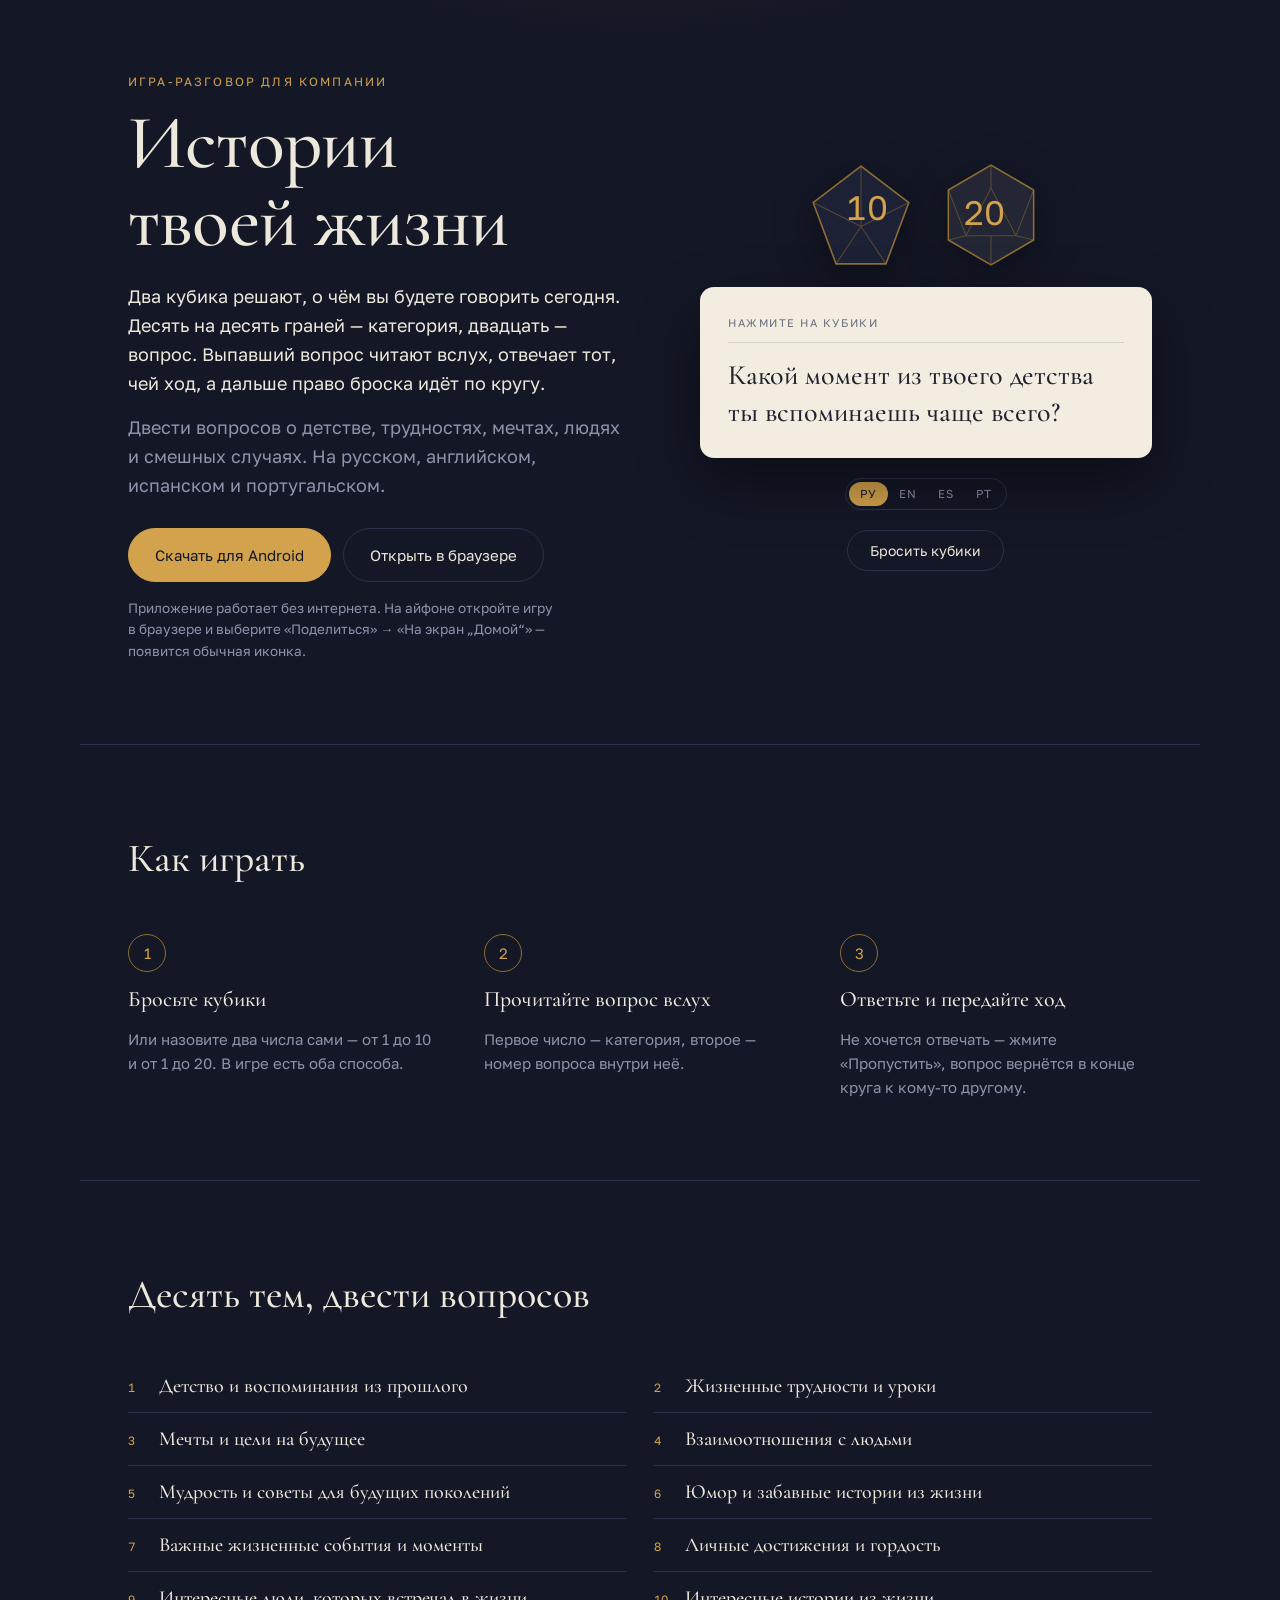
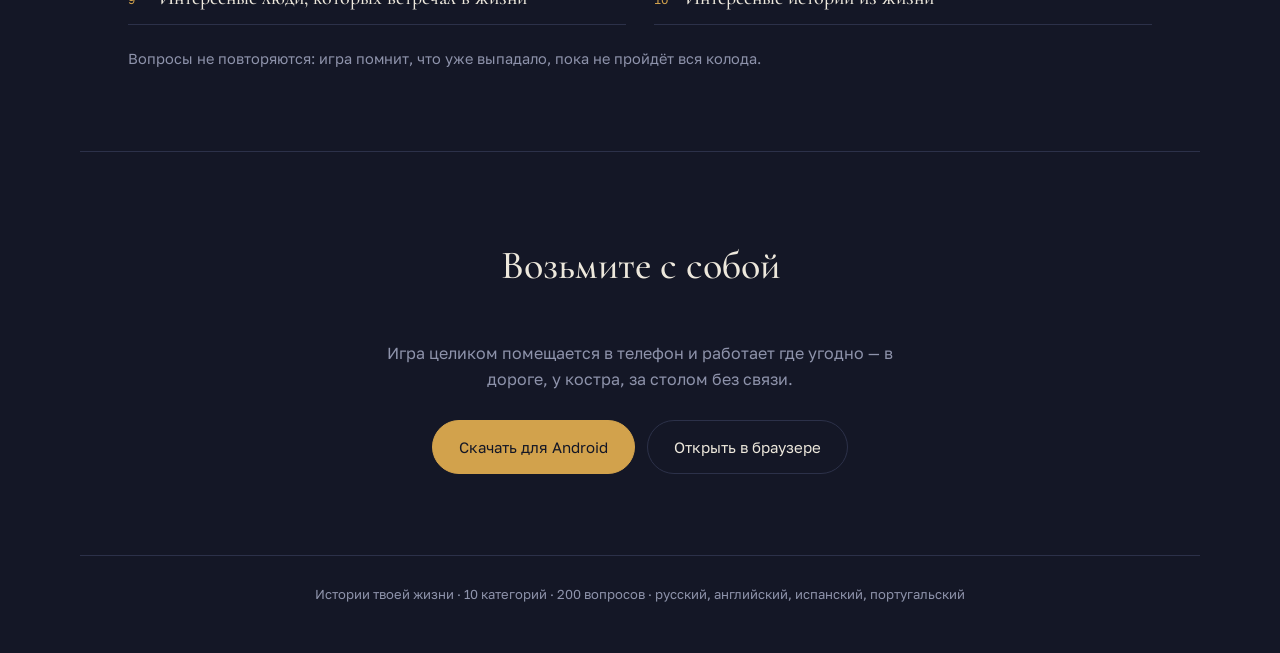
<file: index.html>
<!doctype html>
<html lang="ru">
<head>
<meta charset="utf-8">
<meta name="viewport" content="width=device-width, initial-scale=1">
<meta name="theme-color" content="#141726">
<title>Истории твоей жизни — игра-разговор для компании</title>
<meta name="description" content="Настольная игра-разговор: 10 категорий, 200 вопросов, четыре языка. Бросьте кубики и узнайте друг друга по-настоящему.">
<meta property="og:title" content="Истории твоей жизни">
<meta property="og:description" content="Игра-разговор для компании: 10 категорий, 200 вопросов, четыре языка.">
<meta property="og:type" content="website">
<style>
/* Шрифты лежат рядом с приложением — оно работает без интернета. */

@font-face {
  font-family: 'Cormorant Garamond';
  font-style: normal;
  font-weight: 500;
  font-display: swap;
  src: url([data-uri]) format('woff2');
  unicode-range: U+0301, U+0400-045F, U+0490-0491, U+04B0-04B1, U+2116;
}

@font-face {
  font-family: 'Cormorant Garamond';
  font-style: normal;
  font-weight: 500;
  font-display: swap;
  src: url([data-uri]) format('woff2');
  unicode-range: U+0000-00FF, U+0131, U+0152-0153, U+02BB-02BC, U+02C6, U+02DA, U+02DC, U+0304, U+0308, U+0329, U+2000-206F, U+20AC, U+2122, U+2191, U+2193, U+2212, U+2215, U+FEFF, U+FFFD;
}

@font-face {
  font-family: 'Golos Text';
  font-style: normal;
  font-weight: 400;
  font-display: swap;
  src: url([data-uri]) format('woff2');
  unicode-range: U+0301, U+0400-045F, U+0490-0491, U+04B0-04B1, U+2116;
}

@font-face {
  font-family: 'Golos Text';
  font-style: normal;
  font-weight: 400;
  font-display: swap;
  src: url([data-uri]) format('woff2');
  unicode-range: U+0000-00FF, U+0131, U+0152-0153, U+02BB-02BC, U+02C6, U+02DA, U+02DC, U+0304, U+0308, U+0329, U+2000-206F, U+20AC, U+2122, U+2191, U+2193, U+2212, U+2215, U+FEFF, U+FFFD;
}

@font-face {
  font-family: 'Golos Text';
  font-style: normal;
  font-weight: 500;
  font-display: swap;
  src: url([data-uri]) format('woff2');
  unicode-range: U+0301, U+0400-045F, U+0490-0491, U+04B0-04B1, U+2116;
}

@font-face {
  font-family: 'Golos Text';
  font-style: normal;
  font-weight: 500;
  font-display: swap;
  src: url([data-uri]) format('woff2');
  unicode-range: U+0000-00FF, U+0131, U+0152-0153, U+02BB-02BC, U+02C6, U+02DA, U+02DC, U+0304, U+0308, U+0329, U+2000-206F, U+20AC, U+2122, U+2191, U+2193, U+2212, U+2215, U+FEFF, U+FFFD;
}

/* Лендинг игры: тот же мир, что и в приложении — ночной индиго и латунь */

:root {
  --bg:        #141726;
  --bg-2:      #1D2136;
  --line:      #2C3149;
  --text:      #EDE8DC;
  --muted:     #8E93AB;
  --brass:     #D2A24C;
  --brass-dim: #8E6E33;
  --paper:     #F3EDE1;
  --ink:       #20232F;
  --ink-soft:  #6A6E7E;

  --f-display: "Cormorant Garamond", Georgia, "Times New Roman", serif;
  --f-ui: "Golos Text", -apple-system, "Segoe UI", Roboto, sans-serif;

  --wrap: 1120px;
  --pad: clamp(20px, 5vw, 48px);
}

* { box-sizing: border-box; }

body {
  margin: 0;
  background: var(--bg);
  color: var(--text);
  font-family: var(--f-ui);
  font-size: 16px;
  line-height: 1.6;
  -webkit-font-smoothing: antialiased;
}

img, svg { max-width: 100%; }

h1, h2, h3 { font-family: var(--f-display); font-weight: 500; text-wrap: balance; margin: 0; }

.btn {
  display: inline-block;
  padding: 14px 26px;
  border: 1px solid var(--line);
  border-radius: 999px;
  color: var(--text);
  background: transparent;
  font-family: inherit;
  font-size: 15px;
  text-decoration: none;
  cursor: pointer;
  transition: border-color .2s, background .2s, color .2s;
}
.btn:hover { border-color: var(--brass-dim); }

.btn--main {
  background: var(--brass);
  border-color: var(--brass);
  color: var(--bg);
}
.btn--main:hover { background: color-mix(in oklab, var(--brass) 88%, white); }

:where(a, button):focus-visible { outline: 2px solid var(--brass); outline-offset: 3px; }

/* ===================== Первый экран ===================== */

.hero {
  max-width: var(--wrap);
  margin: 0 auto;
  padding: clamp(40px, 8vh, 88px) var(--pad) clamp(48px, 9vh, 96px);
  display: grid;
  gap: clamp(36px, 6vw, 72px);
  grid-template-columns: 1fr;
  align-items: center;
  position: relative;
}

.hero::before {
  content: "";
  position: absolute;
  inset: -30% -10% auto -10%;
  height: 80vh;
  background: radial-gradient(50% 50% at 50% 0%, color-mix(in oklab, var(--brass) 14%, transparent), transparent 72%);
  pointer-events: none;
  z-index: -1;
}

@media (min-width: 900px) {
  .hero { grid-template-columns: 1.05fr .95fr; }
}

.eyebrow {
  margin: 0 0 14px;
  font-size: 12px;
  letter-spacing: .18em;
  text-transform: uppercase;
  color: var(--brass);
}

.hero h1 {
  font-size: clamp(42px, 8vw, 76px);
  line-height: 1.02;
  letter-spacing: -.01em;
  margin-bottom: 22px;
}

.lede {
  margin: 0 0 16px;
  font-size: clamp(16px, 1.9vw, 18px);
  max-width: 34em;
}
.lede--quiet { color: var(--muted); }

.cta {
  display: flex;
  flex-wrap: wrap;
  gap: 12px;
  margin-top: 28px;
}
.cta--center { justify-content: center; }

.note {
  margin: 16px 0 0;
  font-size: 13.5px;
  color: var(--muted);
  max-width: 32em;
}

/* ===================== Живая проба ===================== */

.demo {
  display: grid;
  justify-items: center;
  gap: 20px;
}

.demo__dice {
  position: relative;
  display: flex;
  gap: 26px;
  cursor: pointer;
}

.die { width: clamp(84px, 16vw, 104px); height: auto; display: block; filter: drop-shadow(0 10px 22px rgba(0,0,0,.4)); }
.die__face { fill: var(--bg-2); stroke: var(--brass-dim); stroke-width: 1.5; stroke-linejoin: round; }
.die__edge { fill: none; stroke: var(--brass-dim); stroke-width: 1; opacity: .5; stroke-linejoin: round; }
.die--q .die__face { fill: color-mix(in oklab, var(--bg-2) 82%, var(--brass) 6%); }

.demo__num {
  position: absolute;
  top: 42%;
  left: 25%;
  transform: translate(-50%, -50%);
  font-size: clamp(26px, 5vw, 34px);
  color: var(--brass);
  font-variant-numeric: tabular-nums;
  pointer-events: none;
}
.demo__num--q { left: 75%; top: 47%; }

@keyframes shake {
  0%   { transform: translateY(0) rotate(0deg); }
  25%  { transform: translateY(-9px) rotate(-7deg); }
  50%  { transform: translateY(2px) rotate(6deg); }
  75%  { transform: translateY(-5px) rotate(-3deg); }
  100% { transform: translateY(0) rotate(0deg); }
}
.is-rolling .die { animation: shake .34s ease-in-out infinite; }
.is-rolling .die--q { animation-delay: .07s; }

.card {
  width: min(100%, 30rem);
  background: var(--paper);
  color: var(--ink);
  border-radius: 14px;
  padding: clamp(20px, 3vw, 28px);
  box-shadow: 0 24px 60px rgba(0,0,0,.45);
  display: grid;
  gap: 14px;
  animation: deal .45s cubic-bezier(.2,.8,.25,1) both;
}

@keyframes deal {
  from { opacity: 0; transform: translateY(20px) rotate(-1deg); }
  to   { opacity: 1; transform: none; }
}

.card__head {
  display: flex;
  align-items: baseline;
  justify-content: space-between;
  gap: 12px;
  padding-bottom: 12px;
  border-bottom: 1px solid color-mix(in oklab, var(--ink) 14%, transparent);
}
.card__cat { font-size: 11px; letter-spacing: .14em; text-transform: uppercase; color: var(--ink-soft); line-height: 1.4; }
.card__nums { font-size: 12px; color: var(--ink-soft); font-variant-numeric: tabular-nums; white-space: nowrap; }
.card__q { margin: 0; font-family: var(--f-display); font-size: clamp(22px, 3vw, 28px); line-height: 1.3; }

.demo__langs { display: inline-flex; padding: 3px; border: 1px solid var(--line); border-radius: 999px; }
.demo__lang {
  padding: 5px 11px;
  border: 0;
  border-radius: 999px;
  background: transparent;
  color: var(--muted);
  font-family: inherit;
  font-size: 11.5px;
  letter-spacing: .06em;
  cursor: pointer;
}
.demo__lang.is-on { background: var(--brass); color: var(--bg); }

.btn--roll { padding: 11px 22px; font-size: 14px; }

/* ===================== Секции ===================== */

section {
  max-width: var(--wrap);
  margin: 0 auto;
  padding: clamp(48px, 9vh, 96px) var(--pad);
  border-top: 1px solid var(--line);
}

section h2 {
  font-size: clamp(28px, 4.4vw, 40px);
  margin-bottom: clamp(28px, 4vw, 44px);
}

.steps {
  list-style: none;
  margin: 0;
  padding: 0;
  display: grid;
  gap: clamp(24px, 4vw, 44px);
  grid-template-columns: 1fr;
}
@media (min-width: 760px) { .steps { grid-template-columns: repeat(3, 1fr); } }

.steps li { display: grid; gap: 10px; align-content: start; }

.steps__n {
  display: grid;
  place-items: center;
  width: 38px; height: 38px;
  border: 1px solid var(--brass-dim);
  border-radius: 999px;
  color: var(--brass);
  font-size: 15px;
}
.steps h3 { font-size: 22px; }
.steps p { margin: 0; color: var(--muted); font-size: 15px; }

.cats__list {
  list-style: none;
  margin: 0 0 22px;
  padding: 0;
  display: grid;
  gap: 10px 28px;
  grid-template-columns: 1fr;
  counter-reset: cat;
}
@media (min-width: 700px) { .cats__list { grid-template-columns: 1fr 1fr; } }

.cats__list li {
  counter-increment: cat;
  display: flex;
  gap: 14px;
  align-items: baseline;
  padding-bottom: 10px;
  border-bottom: 1px solid var(--line);
  font-size: clamp(17px, 2.2vw, 20px);
  font-family: var(--f-display);
}
.cats__list li::before {
  content: counter(cat);
  color: var(--brass);
  font-family: var(--f-ui);
  font-size: 12px;
  font-variant-numeric: tabular-nums;
  min-width: 1.4em;
}

.cats__note { margin: 0; color: var(--muted); font-size: 14.5px; }

.closing { text-align: center; }
.closing p { color: var(--muted); max-width: 34em; margin: 0 auto; }

footer {
  max-width: var(--wrap);
  margin: 0 auto;
  padding: 28px var(--pad) 48px;
  border-top: 1px solid var(--line);
  color: var(--muted);
  font-size: 13px;
  text-align: center;
}
footer p { margin: 0; }

@media (prefers-reduced-motion: reduce) {
  * { animation-duration: .01ms !important; animation-iteration-count: 1 !important; transition-duration: .01ms !important; }
}

/* ===================== Подсказка для айфона ===================== */

.tip {
  margin-top: 22px;
  padding: 20px 22px;
  border: 1px solid var(--brass-dim);
  border-radius: 14px;
  background: color-mix(in oklab, var(--bg-2) 88%, var(--brass) 5%);
  display: grid;
  gap: 16px;
  justify-items: start;
  max-width: 34em;
}

.tip__steps {
  margin: 0;
  padding-left: 1.2em;
  display: grid;
  gap: 9px;
  font-size: 15px;
}
.tip__steps b { color: var(--brass); font-weight: 500; }

.tip__note { margin: 0; font-size: 13px; color: var(--muted); }

[hidden] { display: none !important; }

</style>
</head>
<body>

<header class="hero">
  <div class="hero__text">
    <p class="eyebrow">Игра-разговор для компании</p>
    <h1>Истории твоей&nbsp;жизни</h1>
    <p class="lede">
      Два кубика решают, о чём вы будете говорить сегодня. Десять на десять граней —
      категория, двадцать — вопрос. Выпавший вопрос читают вслух, отвечает тот, чей ход,
      а дальше право броска идёт по кругу.
    </p>
    <p class="lede lede--quiet">
      Двести вопросов о детстве, трудностях, мечтах, людях и смешных случаях.
      На русском, английском, испанском и португальском.
    </p>

    <div class="cta">
      <a class="btn btn--main" id="cta-main" href="life-story-game.apk" download>Скачать для Android</a>
      <a class="btn" id="cta-alt" href="play/">Открыть в браузере</a>
    </div>

    <!-- Раскрывается на айфоне: скачивать там нечего, нужна иконка на рабочем столе -->
    <div class="tip" id="tip" hidden>
      <ol class="tip__steps">
        <li>Внизу экрана нажмите <b>Поделиться</b> — квадрат со стрелкой вверх</li>
        <li>Пролистайте список вниз до пункта <b>«На экран „Домой“»</b></li>
        <li>Запускайте игру с рабочего стола — дальше интернет не нужен</li>
      </ol>
      <a class="btn btn--main" href="play/">Открыть игру</a>
      <p class="tip__note">Откройте эту страницу в Safari — в других браузерах пункта «На экран „Домой“» нет.</p>
    </div>

    <p class="note" id="note">
      Приложение работает без интернета. На айфоне откройте игру в браузере
      и выберите «Поделиться» → «На экран „Домой“» — появится обычная иконка.
    </p>
  </div>

  <!-- Живая проба: те же кубики, что и в игре -->
  <div class="demo">
    <div class="demo__dice" id="dice">
      <svg class="die" viewBox="0 0 100 100" aria-hidden="true">
        <path class="die__face" d="M50 3 L96 38 L74 97 L26 97 L4 38 Z"/>
        <path class="die__edge" d="M50 3 L50 61 M4 38 L50 61 L96 38 M26 97 L50 61 L74 97"/>
      </svg>
      <span class="demo__num" id="n1">10</span>
      <svg class="die die--q" viewBox="0 0 100 100" aria-hidden="true">
        <path class="die__face" d="M50 2 L91 26 L91 74 L50 98 L9 74 L9 26 Z"/>
        <path class="die__edge" d="M50 24 L74 70 L26 70 Z M50 2 L50 24 M91 26 L74 70 M91 74 L74 70 M50 98 L50 70 M9 74 L26 70 M9 26 L26 70"/>
      </svg>
      <span class="demo__num demo__num--q" id="n2">20</span>
    </div>

    <article class="card" id="card">
      <div class="card__head">
        <span class="card__cat" id="cat">Нажмите на кубики</span>
        <span class="card__nums" id="nums"></span>
      </div>
      <p class="card__q" id="q">Какой момент из твоего детства ты вспоминаешь чаще всего?</p>
    </article>

    <div class="demo__langs" id="langs">
      <button class="demo__lang is-on" data-lang="ru" type="button">РУ</button>
      <button class="demo__lang" data-lang="en" type="button">EN</button>
      <button class="demo__lang" data-lang="es" type="button">ES</button>
      <button class="demo__lang" data-lang="pt" type="button">PT</button>
    </div>
    <button class="btn btn--roll" id="roll" type="button">Бросить кубики</button>
  </div>
</header>

<main>

<section class="how">
  <h2>Как играть</h2>
  <ol class="steps">
    <li>
      <span class="steps__n">1</span>
      <h3>Бросьте кубики</h3>
      <p>Или назовите два числа сами — от 1 до 10 и от 1 до 20. В игре есть оба способа.</p>
    </li>
    <li>
      <span class="steps__n">2</span>
      <h3>Прочитайте вопрос вслух</h3>
      <p>Первое число — категория, второе — номер вопроса внутри неё.</p>
    </li>
    <li>
      <span class="steps__n">3</span>
      <h3>Ответьте и передайте ход</h3>
      <p>Не хочется отвечать — жмите «Пропустить», вопрос вернётся в конце круга к кому-то другому.</p>
    </li>
  </ol>
</section>

<section class="cats">
  <h2>Десять тем, двести вопросов</h2>
  <ul class="cats__list" id="cats"></ul>
  <p class="cats__note">Вопросы не повторяются: игра помнит, что уже выпадало, пока не пройдёт вся колода.</p>
</section>

<section class="closing">
  <h2>Возьмите с собой</h2>
  <p>Игра целиком помещается в телефон и работает где угодно — в дороге, у костра, за столом без связи.</p>
  <div class="cta cta--center">
    <a class="btn btn--main" id="cta2-main" href="life-story-game.apk" download>Скачать для Android</a>
    <a class="btn" id="cta2-alt" href="play/">Открыть в браузере</a>
  </div>
</section>

</main>

<footer>
  <p>Истории твоей жизни · 10 категорий · 200 вопросов · русский, английский, испанский, португальский</p>
</footer>

<script>
// Живая проба на лендинге: те же кубики, что и в игре
(function () {
  var DEMO = [{"cat":{"ru":"Детство и воспоминания из прошлого","en":"Childhood and Memories from the Past","es":"Infancia y recuerdos del pasado","pt":"Infância e memórias do passado"},"qs":[{"n":1,"ru":"Какой момент из твоего детства ты вспоминаешь чаще всего?","en":"What moment from your childhood do you remember most often?","es":"¿Qué momento de tu infancia recuerdas con más frecuencia?","pt":"Qual momento da sua infância você lembra com mais frequência?"},{"n":8,"ru":"Какой школьный предмет ты любил больше всего и почему?","en":"Which school subject did you like the most and why?","es":"¿Qué materia escolar te gustaba más y por qué?","pt":"Qual matéria da escola você mais gostava e por quê?"},{"n":15,"ru":"Какой был твой самый первый успех или победа?","en":"What was your very first success or victory?","es":"¿Cuál fue tu primer éxito o tu primera victoria?","pt":"Qual foi o seu primeiro sucesso ou a sua primeira vitória?"}]},{"cat":{"ru":"Жизненные трудности и уроки","en":"Life Challenges and Lessons","es":"Dificultades y lecciones de la vida","pt":"Dificuldades e lições da vida"},"qs":[{"n":1,"ru":"Какой самый сложный период в жизни ты прошел и чему он тебя научил?","en":"What was the hardest period in your life, and what did it teach you?","es":"¿Cuál fue la etapa más difícil de tu vida y qué te enseñó?","pt":"Qual foi o período mais difícil da sua vida e o que ele lhe ensinou?"},{"n":8,"ru":"Что помогает тебе сохранять надежду, когда все кажется сложным?","en":"What helps you keep hope when everything feels difficult?","es":"¿Qué te ayuda a mantener la esperanza cuando todo parece difícil?","pt":"O que ajuda você a manter a esperança quando tudo parece difícil?"},{"n":15,"ru":"Есть ли у тебя ритуалы, которые помогают восстанавливаться после трудностей?","en":"Do you have any rituals that help you recover after hard times?","es":"¿Tienes rituales que te ayudan a recuperarte después de las dificultades?","pt":"Você tem rituais que ajudam a se recuperar depois das dificuldades?"}]},{"cat":{"ru":"Мечты и цели на будущее","en":"Dreams and Goals for the Future","es":"Sueños y metas para el futuro","pt":"Sonhos e metas para o futuro"},"qs":[{"n":1,"ru":"Есть ли мечта, которую ты лелеешь много лет?","en":"Do you have a dream you’ve cherished for many years?","es":"¿Hay algún sueño que llevas guardando muchos años?","pt":"Existe um sonho que você guarda há muitos anos?"},{"n":8,"ru":"Как ты выбираешь, на чём сосредоточиться?","en":"How do you choose what to focus on?","es":"¿Cómo eliges en qué concentrarte?","pt":"Como você escolhe em que se concentrar?"},{"n":15,"ru":"Какой вклад ты хочешь оставить после себя?","en":"What contribution would you like to leave behind?","es":"¿Qué huella quieres dejar detrás de ti?","pt":"Que marca você quer deixar depois de si?"}]},{"cat":{"ru":"Взаимоотношения с людьми","en":"Relationships with People","es":"Relaciones con las personas","pt":"Relações com as pessoas"},"qs":[{"n":1,"ru":"Какие качества ты ценишь в друзьях больше всего?","en":"What qualities do you value most in friends?","es":"¿Qué cualidades valoras más en los amigos?","pt":"Que qualidades você mais valoriza nos amigos?"},{"n":8,"ru":"Есть ли у тебя близкий друг, которому ты можешь доверить всё?","en":"Do you have a close friend you can tell everything to?","es":"¿Tienes un amigo cercano a quien puedes confiarle todo?","pt":"Você tem um amigo próximo a quem pode confiar tudo?"},{"n":15,"ru":"Что для тебя значит поддержка от близких людей?","en":"What does support from your loved ones mean to you?","es":"¿Qué significa para ti el apoyo de tus seres queridos?","pt":"O que significa para você o apoio das pessoas próximas?"}]},{"cat":{"ru":"Мудрость и советы для будущих поколений","en":"Wisdom and Advice for Future Generations","es":"Sabiduría y consejos para las futuras generaciones","pt":"Sabedoria e conselhos para as futuras gerações"},"qs":[{"n":1,"ru":"Какой совет ты бы хотел передать своим детям?","en":"What advice would you like to pass on to your children?","es":"¿Qué consejo te gustaría transmitirles a tus hijos?","pt":"Que conselho você gostaria de passar para os seus filhos?"},{"n":8,"ru":"Что, по твоему мнению, самое главное в жизни?","en":"What do you think is the most important thing in life?","es":"¿Qué es, en tu opinión, lo más importante en la vida?","pt":"O que, na sua opinião, é o mais importante na vida?"},{"n":15,"ru":"Как ты думаешь, что делает человека по-настоящему сильным?","en":"What do you think makes a person truly strong?","es":"¿Qué crees que hace a una persona verdaderamente fuerte?","pt":"O que você acha que torna uma pessoa verdadeiramente forte?"}]},{"cat":{"ru":"Юмор и забавные истории из жизни","en":"Humor and Funny Stories from Life","es":"Humor e historias divertidas de la vida","pt":"Humor e histórias engraçadas da vida"},"qs":[{"n":1,"ru":"Какая самая забавная ситуация случалась с тобой в путешествиях?","en":"What is the funniest situation that has happened to you while traveling?","es":"¿Cuál fue la situación más graciosa que te pasó viajando?","pt":"Qual foi a situação mais engraçada que aconteceu com você viajando?"},{"n":8,"ru":"Какой самый смешной подарок ты когда-либо получал?","en":"What is the funniest gift you’ve ever received?","es":"¿Cuál fue el regalo más gracioso que has recibido?","pt":"Qual foi o presente mais engraçado que você já recebeu?"},{"n":15,"ru":"Какая шутка из кино тебе больше всего нравится?","en":"What joke from a movie do you like the most?","es":"¿Cuál es la broma de película que más te gusta?","pt":"Qual é a piada de filme de que você mais gosta?"}]},{"cat":{"ru":"Важные жизненные события и моменты","en":"Important Life Events and Moments","es":"Acontecimientos y momentos importantes de la vida","pt":"Acontecimentos e momentos importantes da vida"},"qs":[{"n":1,"ru":"Какое событие стало переломным в твоей жизни?","en":"Which event became a turning point in your life?","es":"¿Qué acontecimiento marcó un antes y un después en tu vida?","pt":"Que acontecimento dividiu a sua vida em antes e depois?"},{"n":8,"ru":"Какая встреча с человеком оказалась для тебя важной?","en":"Which meeting with a person turned out to be important for you?","es":"¿Qué encuentro con una persona resultó importante para ti?","pt":"Que encontro com uma pessoa foi importante para você?"},{"n":15,"ru":"Какой момент жизни ты хотел бы пережить снова?","en":"Which moment in your life would you like to live through again?","es":"¿Qué momento de tu vida te gustaría vivir de nuevo?","pt":"Que momento da sua vida você gostaria de viver de novo?"}]},{"cat":{"ru":"Личные достижения и гордость","en":"Personal Achievements and Pride","es":"Logros personales y orgullo","pt":"Conquistas pessoais e orgulho"},"qs":[{"n":1,"ru":"Какое из своих достижений ты считаешь самым сложным?","en":"Which of your achievements do you consider the most difficult?","es":"¿Cuál de tus logros consideras el más difícil?","pt":"Qual das suas conquistas você considera a mais difícil?"},{"n":8,"ru":"Какое достижение кажется тебе самым неожиданным?","en":"Which achievement feels the most unexpected to you?","es":"¿Qué logro te parece el más inesperado?","pt":"Que conquista parece a mais inesperada para você?"},{"n":15,"ru":"Чем ты гордишься в своей семье?","en":"What are you proud of in your family?","es":"¿De qué te sientes orgulloso en tu familia?","pt":"Do que você se orgulha na sua família?"}]},{"cat":{"ru":"Интересные люди, которых встречал в жизни","en":"Interesting People You’ve Met in Life","es":"Personas interesantes que has conocido en la vida","pt":"Pessoas interessantes que você encontrou na vida"},"qs":[{"n":1,"ru":"Кто из людей, которых ты встретил, оставил на тебя самое большое впечатление?","en":"Which person you’ve met has made the biggest impression on you?","es":"¿Cuál de las personas que has conocido te dejó la impresión más fuerte?","pt":"Qual das pessoas que você conheceu deixou a impressão mais forte?"},{"n":8,"ru":"Есть ли человек, чей жизненный путь ты считаешь образцом?","en":"Is there a person whose life path you consider a model or example?","es":"¿Hay alguien cuyo camino de vida consideras un ejemplo?","pt":"Existe alguém cujo caminho de vida você considera um exemplo?"},{"n":15,"ru":"Кто научил тебя терпению и пониманию?","en":"Who taught you patience and understanding?","es":"¿Quién te enseñó la paciencia y la comprensión?","pt":"Quem ensinou a você a paciência e a compreensão?"}]},{"cat":{"ru":"Интересные истории из жизни","en":"Interesting Stories from Life","es":"Historias interesantes de la vida","pt":"Histórias interessantes da vida"},"qs":[{"n":1,"ru":"Какая самая неожиданная история произошла с тобой в путешествии?","en":"What is the most unexpected story that has happened to you while traveling?","es":"¿Cuál fue la historia más inesperada que viviste en un viaje?","pt":"Qual foi a história mais inesperada que aconteceu com você em uma viagem?"},{"n":8,"ru":"Была ли ситуация, когда случайный разговор изменил твои планы?","en":"Was there a situation when a random conversation changed your plans?","es":"¿Hubo alguna situación en que una conversación casual cambió tus planes?","pt":"Houve alguma situação em que uma conversa casual mudou os seus planos?"},{"n":15,"ru":"Были ли события, когда всё складывалось удивительным образом?","en":"Were there events when everything came together in an amazing way?","es":"¿Hubo acontecimientos en que todo se acomodó de forma asombrosa?","pt":"Houve acontecimentos em que tudo se encaixou de um jeito surpreendente?"}]}];
  var lang = 'ru';
  var rolling = false;

  var $ = function (id) { return document.getElementById(id); };
  var dice = $('dice'), card = $('card'), n1 = $('n1'), n2 = $('n2');

  // Кнопки подстраиваются под телефон, с которого зашли.
  // На айфоне скачивать нечего — там приложение появляется как иконка с рабочего стола.
  var ua = navigator.userAgent || '';
  var isIOS = /iPad|iPhone|iPod/.test(ua) ||
              (navigator.platform === 'MacIntel' && navigator.maxTouchPoints > 1);
  var isAndroid = /Android/.test(ua);

  function asApk(el, text) {
    el.textContent = text;
    el.setAttribute('href', 'life-story-game.apk');
    el.setAttribute('download', '');
  }
  function asLink(el, text, href) {
    el.textContent = text;
    el.setAttribute('href', href);
    el.removeAttribute('download');
  }

  if (isIOS) {
    var main = $('cta-main');
    asLink(main, 'Установить на iPhone', '#');
    main.addEventListener('click', function (e) {
      e.preventDefault();
      $('tip').hidden = false;
      main.hidden = true;
    });
    asApk($('cta-alt'), 'Скачать для Android');
    asLink($('cta2-main'), 'Открыть игру', 'play/');
    asApk($('cta2-alt'), 'Скачать для Android');
    $('note').textContent = 'Игра работает без интернета. Первый запуск сделайте при связи — ' +
      'приложение сохранит себя в телефон, дальше сеть не нужна.';
  } else if (isAndroid) {
    asLink($('cta-alt'), 'Играть без установки', 'play/');
    $('note').textContent = 'Приложение работает без интернета. Телефон предупредит, что файл не из ' +
      'Google Play — это обычное предупреждение для любых приложений мимо магазина.';
  }

  function rnd(n) { return Math.floor(Math.random() * n); }

  function drawCats() {
    $('cats').innerHTML = DEMO.map(function (d) {
      return '<li>' + d.cat[lang] + '</li>';
    }).join('');
  }

  var current = null;

  function draw() {
    if (!current) return;
    $('cat').textContent = DEMO[current.c - 1].cat[lang];
    $('q').textContent = current.q[lang];
    $('nums').textContent = current.c + ' · ' + current.q.n;
  }

  function roll() {
    if (rolling) return;
    rolling = true;
    document.body.classList.add('is-rolling');

    var c = 1 + rnd(DEMO.length);
    var q = DEMO[c - 1].qs[rnd(DEMO[c - 1].qs.length)];

    var tick = setInterval(function () {
      n1.textContent = 1 + rnd(10);
      n2.textContent = 1 + rnd(20);
    }, 70);

    setTimeout(function () {
      clearInterval(tick);
      document.body.classList.remove('is-rolling');
      rolling = false;
      n1.textContent = c;
      n2.textContent = q.n;
      current = { c: c, q: q };
      card.style.animation = 'none';
      void card.offsetWidth;
      card.style.animation = '';
      draw();
    }, 700);
  }

  $('roll').addEventListener('click', roll);
  dice.addEventListener('click', roll);

  $('langs').addEventListener('click', function (e) {
    var b = e.target.closest('.demo__lang');
    if (!b) return;
    lang = b.getAttribute('data-lang');
    document.querySelectorAll('.demo__lang').forEach(function (el) {
      el.classList.toggle('is-on', el.getAttribute('data-lang') === lang);
    });
    drawCats();
    draw();
  });

  drawCats();
})();
</script>
</body>
</html>
</file>
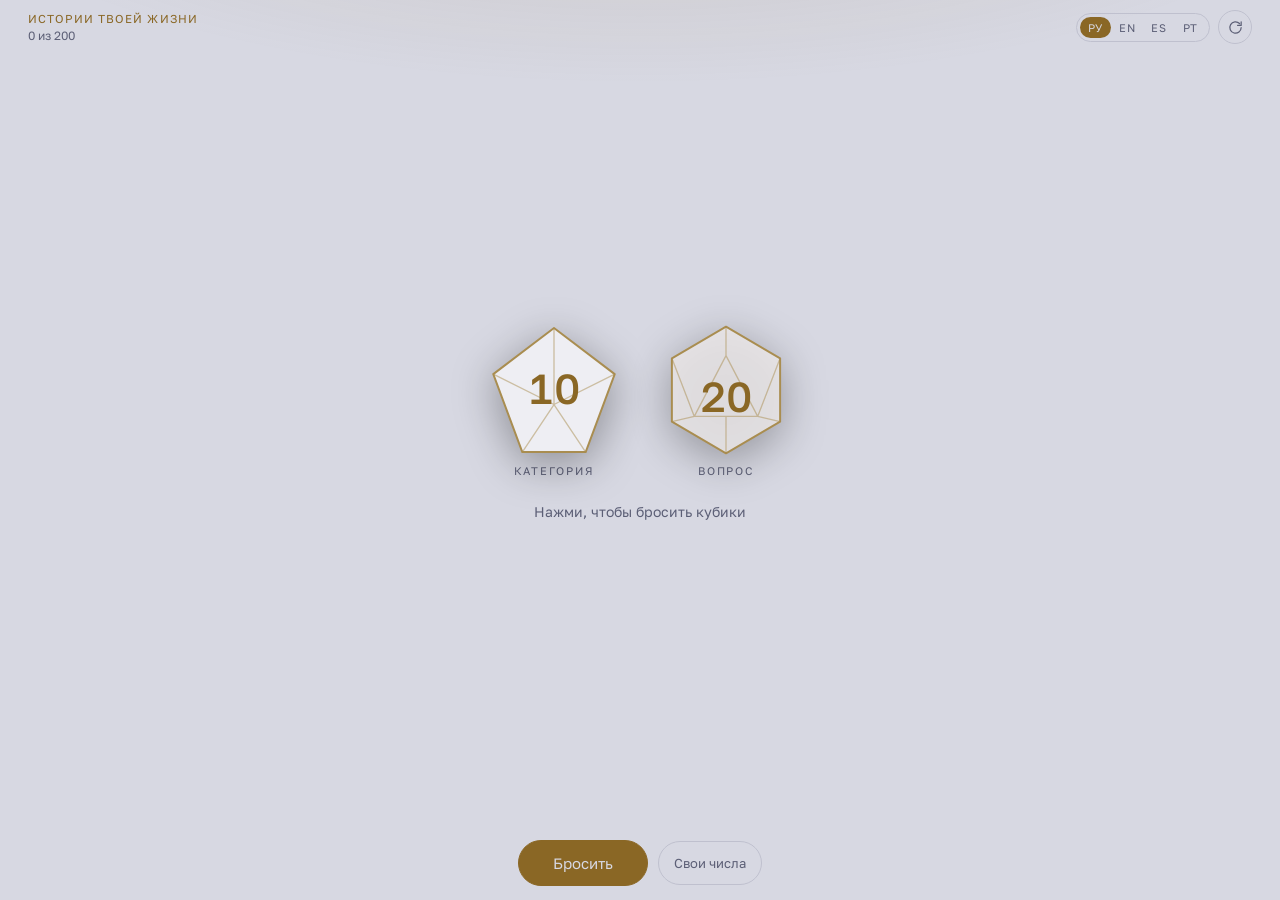
<file: play/index.html>
<!doctype html>
<html lang="ru">
<head>
<meta charset="utf-8">
<meta name="viewport" content="width=device-width, initial-scale=1, viewport-fit=cover, maximum-scale=1, user-scalable=no">
<meta name="theme-color" content="#141726">
<title>Истории твоей жизни</title>
<link rel="manifest" href="manifest.json">
<link rel="apple-touch-icon" href="icon-192.png">
<meta name="apple-mobile-web-app-capable" content="yes">
<meta name="apple-mobile-web-app-status-bar-style" content="black-translucent">
<meta name="apple-mobile-web-app-title" content="Истории">
<link rel="stylesheet" href="fonts.css">
<link rel="stylesheet" href="styles.css">
</head>
<body>

<!-- Шапка: название, счётчик пройденного, переключатель языка -->
<header class="bar">
  <div class="bar__title">
    <span class="bar__name" data-i18n="title">Истории твоей жизни</span>
    <span class="bar__count"><span id="count">0</span> <span data-i18n="of">из</span> 200</span>
  </div>
  <div class="bar__tools">
    <div class="lang" id="lang" role="group" aria-label="Язык / Language / Idioma">
      <button class="lang__opt is-on" data-lang="ru" type="button">РУ</button>
      <button class="lang__opt" data-lang="en" type="button">EN</button>
      <button class="lang__opt" data-lang="es" type="button">ES</button>
      <button class="lang__opt" data-lang="pt" type="button">PT</button>
    </div>
    <button class="icon-btn" id="reset" type="button" data-i18n-title="reset" title="Начать заново" aria-label="Начать заново">
      <svg viewBox="0 0 24 24" aria-hidden="true"><path d="M20 12a8 8 0 1 1-2.3-5.6M20 4v5h-5" fill="none" stroke="currentColor" stroke-width="1.7" stroke-linecap="round" stroke-linejoin="round"/></svg>
    </button>
  </div>
</header>

<main class="stage" id="stage">

  <!-- Кубики -->
  <div class="dice" id="dice">
    <button class="die die--cat" id="die-cat" type="button" aria-live="polite">
      <svg class="die__shape" viewBox="0 0 100 100" aria-hidden="true">
        <path class="die__face" d="M50 3 L96 38 L74 97 L26 97 L4 38 Z"/>
        <path class="die__edge" d="M50 3 L50 61 M4 38 L50 61 L96 38 M26 97 L50 61 L74 97"/>
      </svg>
      <span class="die__num" id="num-cat">10</span>
      <span class="die__label" data-i18n="dieCat">категория</span>
    </button>

    <button class="die die--q" id="die-q" type="button" aria-live="polite">
      <svg class="die__shape" viewBox="0 0 100 100" aria-hidden="true">
        <path class="die__face" d="M50 2 L91 26 L91 74 L50 98 L9 74 L9 26 Z"/>
        <path class="die__edge" d="M50 24 L74 70 L26 70 Z M50 2 L50 24 M91 26 L74 70 M91 74 L74 70 M50 98 L50 70 M9 74 L26 70 M9 26 L26 70"/>
      </svg>
      <span class="die__num" id="num-q">20</span>
      <span class="die__label" data-i18n="dieQ">вопрос</span>
    </button>
  </div>

  <!-- Подсказка / ручной ввод чисел -->
  <div class="prompt" id="prompt">
    <p class="prompt__hint" data-i18n="hint">Нажми, чтобы бросить кубики</p>
    <form class="manual" id="manual" hidden>
      <label class="manual__field">
        <span data-i18n="dieCat">категория</span>
        <input type="number" id="in-cat" min="1" max="10" inputmode="numeric" placeholder="1–10">
      </label>
      <label class="manual__field">
        <span data-i18n="dieQ">вопрос</span>
        <input type="number" id="in-q" min="1" max="20" inputmode="numeric" placeholder="1–20">
      </label>
      <button class="btn btn--ghost" type="submit" data-i18n="show">Показать</button>
    </form>
  </div>

  <!-- Карта с вопросом -->
  <article class="card" id="card" hidden>
    <div class="card__head">
      <span class="card__cat" id="card-cat"></span>
      <span class="card__nums" id="card-nums"></span>
    </div>
    <p class="card__q" id="card-q"></p>
    <p class="card__seen" id="card-seen" hidden data-i18n="seen">этот вопрос уже выпадал</p>
  </article>

  <!-- Экран после последнего вопроса -->
  <div class="done" id="done" hidden>
    <p class="done__big" data-i18n="doneBig">Все 200 вопросов рассказаны</p>
    <p class="done__sub" data-i18n="doneSub">Колода пуста. Можно начать круг заново.</p>
    <button class="btn" type="button" id="done-reset" data-i18n="reset">Начать заново</button>
  </div>
</main>

<!-- Нижняя панель действий -->
<footer class="actions">
  <button class="btn btn--quiet" id="skip" type="button" data-i18n="skip" hidden>Пропустить</button>
  <button class="btn btn--main" id="roll" type="button" data-i18n="roll">Бросить</button>
  <button class="btn btn--quiet" id="mode" type="button" data-i18n="modeManual">Свои числа</button>
</footer>

<!-- Показывается только на айфоне, открытом в браузере: как получить иконку -->
<div class="addhome" id="addhome" hidden>
  <p class="addhome__text" id="addhome-text"></p>
  <button class="addhome__close" id="addhome-close" type="button" aria-label="×">×</button>
</div>

<script src="questions.js"></script>
<script src="app.js"></script>
<script>if ("serviceWorker" in navigator) { window.addEventListener("load", function () { navigator.serviceWorker.register("sw.js").catch(function () {}); }); }</script>
</body>
</html>
</file>
<file: play/fonts.css>
/* Шрифты лежат рядом с приложением — оно работает без интернета. */

@font-face {
  font-family: 'Cormorant Garamond';
  font-style: normal;
  font-weight: 500;
  font-display: swap;
  src: url(fonts/cormorant-garamond-500-cyrillic.woff2) format('woff2');
  unicode-range: U+0301, U+0400-045F, U+0490-0491, U+04B0-04B1, U+2116;
}

@font-face {
  font-family: 'Cormorant Garamond';
  font-style: normal;
  font-weight: 500;
  font-display: swap;
  src: url(fonts/cormorant-garamond-500-latin.woff2) format('woff2');
  unicode-range: U+0000-00FF, U+0131, U+0152-0153, U+02BB-02BC, U+02C6, U+02DA, U+02DC, U+0304, U+0308, U+0329, U+2000-206F, U+20AC, U+2122, U+2191, U+2193, U+2212, U+2215, U+FEFF, U+FFFD;
}

@font-face {
  font-family: 'Golos Text';
  font-style: normal;
  font-weight: 400;
  font-display: swap;
  src: url(fonts/golos-text-400-cyrillic.woff2) format('woff2');
  unicode-range: U+0301, U+0400-045F, U+0490-0491, U+04B0-04B1, U+2116;
}

@font-face {
  font-family: 'Golos Text';
  font-style: normal;
  font-weight: 400;
  font-display: swap;
  src: url(fonts/golos-text-400-latin.woff2) format('woff2');
  unicode-range: U+0000-00FF, U+0131, U+0152-0153, U+02BB-02BC, U+02C6, U+02DA, U+02DC, U+0304, U+0308, U+0329, U+2000-206F, U+20AC, U+2122, U+2191, U+2193, U+2212, U+2215, U+FEFF, U+FFFD;
}

@font-face {
  font-family: 'Golos Text';
  font-style: normal;
  font-weight: 500;
  font-display: swap;
  src: url(fonts/golos-text-500-cyrillic.woff2) format('woff2');
  unicode-range: U+0301, U+0400-045F, U+0490-0491, U+04B0-04B1, U+2116;
}

@font-face {
  font-family: 'Golos Text';
  font-style: normal;
  font-weight: 500;
  font-display: swap;
  src: url(fonts/golos-text-500-latin.woff2) format('woff2');
  unicode-range: U+0000-00FF, U+0131, U+0152-0153, U+02BB-02BC, U+02C6, U+02DA, U+02DC, U+0304, U+0308, U+0329, U+2000-206F, U+20AC, U+2122, U+2191, U+2193, U+2212, U+2215, U+FEFF, U+FFFD;
}
</file>
<file: play/styles.css>
/* ================= Палитра и типографика =================
   Тёмная тема — основная: игра для вечера за столом.
   Карта с вопросом всегда светлая — это лист бумаги в темноте. */

:root {
  --bg:        #141726;   /* ночной индиго */
  --bg-2:      #1D2136;   /* поверхность */
  --line:      #2C3149;
  --text:      #EDE8DC;
  --muted:     #8E93AB;
  --brass:     #D2A24C;   /* латунь — акцент */
  --brass-dim: #8E6E33;
  --paper:     #F3EDE1;   /* бумага карты */
  --ink:       #20232F;   /* текст на карте */
  --ink-soft:  #6A6E7E;

  --shadow: 0 24px 60px rgba(0,0,0,.45);

  --f-display: "Cormorant Garamond", Georgia, "Times New Roman", serif;
  --f-ui: "Golos Text", -apple-system, "Segoe UI", Roboto, sans-serif;

  --pad: clamp(16px, 5vw, 28px);
  --dur: .55s;
}

/* Светлая тема: тот же мир при дневном свете — холодный камень вместо ночи */
@media (prefers-color-scheme: light) {
  :root:not([data-theme="dark"]) {
    --bg:        #D7D8E2;
    --bg-2:      #EEEEF3;
    --line:      #BFC0CE;
    --text:      #22243A;
    --muted:     #5C5F76;
    --brass:     #8A6725;
    --brass-dim: #A98D50;
    --shadow: 0 22px 48px rgba(30,32,52,.22);
  }
}
:root[data-theme="light"] {
  --bg:        #D7D8E2;
  --bg-2:      #EEEEF3;
  --line:      #BFC0CE;
  --text:      #22243A;
  --muted:     #5C5F76;
  --brass:     #8A6725;
  --brass-dim: #A98D50;
  --shadow: 0 22px 48px rgba(30,32,52,.22);
}

/* Явно выбранная тёмная тема — перекрывает светлую системную */
:root[data-theme="dark"] {
  --bg:        #141726;
  --bg-2:      #1D2136;
  --line:      #2C3149;
  --text:      #EDE8DC;
  --muted:     #8E93AB;
  --brass:     #D2A24C;
  --brass-dim: #8E6E33;
  --shadow: 0 24px 60px rgba(0,0,0,.45);
}

* { box-sizing: border-box; }

/* Скрытое должно быть скрыто, даже если у элемента задан display */
[hidden] { display: none !important; }

html, body {
  height: 100%;
  margin: 0;
}

body {
  background: var(--bg);
  color: var(--text);
  font-family: var(--f-ui);
  -webkit-font-smoothing: antialiased;
  overscroll-behavior: none;
  -webkit-tap-highlight-color: transparent;

  display: grid;
  grid-template-rows: auto 1fr auto;
  padding:
    calc(env(safe-area-inset-top) + 10px)
    calc(env(safe-area-inset-right) + var(--pad))
    calc(env(safe-area-inset-bottom) + 14px)
    calc(env(safe-area-inset-left) + var(--pad));
}

/* Мягкое свечение сверху — будто над столом висит лампа */
body::before {
  content: "";
  position: fixed;
  inset: -20% -20% auto -20%;
  height: 70vh;
  background: radial-gradient(60% 60% at 50% 0%, color-mix(in oklab, var(--brass) 16%, transparent), transparent 70%);
  pointer-events: none;
  z-index: 0;
}

body > * { position: relative; z-index: 1; }

/* ===================== Шапка ===================== */

.bar {
  display: flex;
  align-items: center;
  justify-content: space-between;
  gap: 12px;
}

.bar__title { display: grid; gap: 2px; min-width: 0; }

.bar__name {
  font-size: 11.5px;
  letter-spacing: .09em;
  text-transform: uppercase;
  color: var(--brass);
  white-space: nowrap;
  overflow: hidden;
  text-overflow: ellipsis;
}

.bar__count {
  font-size: 12px;
  color: var(--muted);
  font-variant-numeric: tabular-nums;
}

.bar__tools { display: flex; align-items: center; gap: 8px; }

.lang {
  display: inline-flex;
  align-items: center;
  padding: 3px;
  border: 1px solid var(--line);
  border-radius: 999px;
}

.lang__opt {
  padding: 4px 8px;
  border: 0;
  border-radius: 999px;
  background: transparent;
  color: var(--muted);
  font-family: inherit;
  font-size: 11px;
  letter-spacing: .06em;
  cursor: pointer;
  transition: color .2s, background .2s;
}
.lang__opt.is-on {
  color: var(--bg);
  background: var(--brass);
}
.lang__opt:not(.is-on):hover { color: var(--text); }

.icon-btn {
  display: grid;
  place-items: center;
  width: 34px; height: 34px;
  border: 1px solid var(--line);
  border-radius: 999px;
  background: transparent;
  color: var(--muted);
  cursor: pointer;
}
.icon-btn svg { width: 17px; height: 17px; }

.icon-btn:hover { border-color: var(--brass-dim); color: var(--text); }

:where(button, input):focus-visible {
  outline: 2px solid var(--brass);
  outline-offset: 3px;
}

/* ===================== Сцена ===================== */

.stage {
  display: grid;
  grid-template-rows: auto auto auto;
  align-content: center;
  justify-items: center;
  gap: clamp(14px, 3.5vh, 26px);
  min-height: 0;
}

/* ===================== Кубики ===================== */

.dice {
  display: flex;
  gap: clamp(18px, 7vw, 40px);
  transition: transform var(--dur) cubic-bezier(.2,.8,.25,1);
}

.die {
  position: relative;
  display: grid;
  justify-items: center;
  gap: 8px;
  padding: 0;
  border: 0;
  background: none;
  cursor: pointer;
  color: inherit;
  font-family: inherit;
}

.die__shape {
  width: clamp(96px, 30vw, 132px);
  height: auto;
  display: block;
  filter: drop-shadow(0 10px 22px rgba(0,0,0,.35));
}

.die__face {
  fill: var(--bg-2);
  stroke: var(--brass-dim);
  stroke-width: 1.5;
  stroke-linejoin: round;
}
.die__edge {
  fill: none;
  stroke: var(--brass-dim);
  stroke-width: 1;
  opacity: .5;
  stroke-linejoin: round;
}
.die--q .die__face { fill: color-mix(in oklab, var(--bg-2) 82%, var(--brass) 6%); }

.die__num {
  position: absolute;
  top: 42%;
  left: 50%;
  transform: translate(-50%, -50%);
  font-size: clamp(30px, 9vw, 42px);
  font-weight: 500;
  color: var(--brass);
  font-variant-numeric: tabular-nums;
  pointer-events: none;
}
.die--q .die__num { top: 47%; }

.die__label {
  font-size: 11px;
  letter-spacing: .16em;
  text-transform: uppercase;
  color: var(--muted);
  transition: opacity .3s;
}

/* Бросок: кубик подрагивает */
@keyframes shake {
  0%   { transform: translateY(0) rotate(0deg); }
  25%  { transform: translateY(-10px) rotate(-7deg); }
  50%  { transform: translateY(2px) rotate(6deg); }
  75%  { transform: translateY(-6px) rotate(-3deg); }
  100% { transform: translateY(0) rotate(0deg); }
}
.is-rolling .die__shape { animation: shake .34s ease-in-out infinite; }
.is-rolling .die--q .die__shape { animation-delay: .07s; }

/* Когда карта открыта — кубики отходят на второй план */
.has-card .dice { transform: scale(.62) translateY(-14px); }
.has-card .die__label { opacity: 0; }
.has-card .prompt { opacity: 0; pointer-events: none; height: 0; }

/* ===================== Подсказка и ручной ввод ===================== */

.prompt { text-align: center; transition: opacity .3s; }

.prompt__hint {
  margin: 0;
  font-size: 14px;
  color: var(--muted);
}

.manual {
  display: flex;
  align-items: flex-end;
  gap: 10px;
  flex-wrap: wrap;
  justify-content: center;
}

.manual__field {
  display: grid;
  gap: 5px;
  font-size: 11px;
  letter-spacing: .14em;
  text-transform: uppercase;
  color: var(--muted);
}

.manual__field input {
  width: 84px;
  padding: 9px 12px;
  border: 1px solid var(--line);
  border-radius: 10px;
  background: var(--bg-2);
  color: var(--text);
  font-family: inherit;
  font-size: 18px;
  text-align: center;
  font-variant-numeric: tabular-nums;
}

/* ===================== Карта с вопросом ===================== */

.card {
  width: min(100%, 30rem);
  background: var(--paper);
  color: var(--ink);
  border-radius: 14px;
  padding: clamp(20px, 5.5vw, 30px);
  box-shadow: var(--shadow);
  display: grid;
  gap: 14px;
  align-content: start;
  animation: deal .45s cubic-bezier(.2,.8,.25,1) both;
}

@keyframes deal {
  from { opacity: 0; transform: translateY(26px) rotate(-1.2deg); }
  to   { opacity: 1; transform: none; }
}

.card__head {
  display: flex;
  align-items: baseline;
  justify-content: space-between;
  gap: 12px;
  padding-bottom: 12px;
  border-bottom: 1px solid color-mix(in oklab, var(--ink) 14%, transparent);
}

.card__cat {
  font-size: 11px;
  letter-spacing: .14em;
  text-transform: uppercase;
  color: var(--ink-soft);
  line-height: 1.4;
}

.card__nums {
  font-size: 12px;
  color: var(--ink-soft);
  font-variant-numeric: tabular-nums;
  white-space: nowrap;
}

.card__q {
  margin: 0;
  font-family: var(--f-display);
  font-weight: 500;
  font-size: clamp(23px, 6.4vw, 31px);
  line-height: 1.28;
  text-wrap: balance;
}

.card__seen {
  margin: 0;
  font-size: 12px;
  color: var(--ink-soft);
  font-style: italic;
}

/* ===================== Финальный экран ===================== */

.done {
  display: grid;
  gap: 14px;
  justify-items: center;
  text-align: center;
  padding-top: 6vh;
}
.done__big {
  margin: 0;
  font-family: var(--f-display);
  font-size: clamp(26px, 7vw, 34px);
  color: var(--brass);
}
.done__sub { margin: 0; color: var(--muted); font-size: 14px; }

/* ===================== Кнопки ===================== */

.actions {
  display: flex;
  align-items: center;
  justify-content: center;
  gap: 10px;
  padding-top: 14px;
}

.btn {
  padding: 13px 22px;
  border-radius: 999px;
  border: 1px solid var(--line);
  background: transparent;
  color: var(--text);
  font-family: inherit;
  font-size: 14px;
  cursor: pointer;
  transition: border-color .2s, background .2s, color .2s;
}

.btn--main {
  white-space: nowrap;
  border-color: var(--brass);
  color: var(--bg);
  background: var(--brass);
  padding-inline: 34px;
  font-size: 15px;
}
.btn--main:hover { background: color-mix(in oklab, var(--brass) 88%, white); }

.btn--quiet { color: var(--muted); font-size: 13px; padding-inline: 15px; white-space: nowrap; }
.btn--quiet:hover { color: var(--text); border-color: var(--brass-dim); }

.btn--ghost { padding: 9px 18px; font-size: 13px; }

/* ===================== Уважение к настройкам ===================== */

@media (prefers-reduced-motion: reduce) {
  * { animation-duration: .01ms !important; animation-iteration-count: 1 !important; transition-duration: .01ms !important; }
}

/* Низкие экраны: ужимаем кубики, чтобы карта помещалась целиком */
@media (max-height: 660px) {
  .die__shape { width: clamp(78px, 22vw, 104px); }
  .die__num { font-size: 28px; }
}

/* ===================== Подсказка про иконку на айфоне ===================== */

/* Пока подсказка видна, освобождаем под неё место — она не должна закрывать кнопки */
body.addhome-on { padding-bottom: calc(env(safe-area-inset-bottom) + 96px); }

.addhome {
  position: fixed;
  left: 12px;
  right: 12px;
  bottom: calc(env(safe-area-inset-bottom) + 12px);
  z-index: 5;
  display: flex;
  align-items: center;
  gap: 10px;
  padding: 12px 14px;
  border: 1px solid var(--brass-dim);
  border-radius: 14px;
  background: var(--bg-2);
  box-shadow: var(--shadow);
}

.addhome__text { margin: 0; font-size: 13px; line-height: 1.45; color: var(--text); }
.addhome__text b { color: var(--brass); font-weight: 500; }

.addhome__close {
  margin-left: auto;
  width: 28px; height: 28px;
  flex: none;
  border: 0;
  border-radius: 999px;
  background: transparent;
  color: var(--muted);
  font-size: 20px;
  line-height: 1;
  cursor: pointer;
}
.addhome__close:hover { color: var(--text); }
</file>
